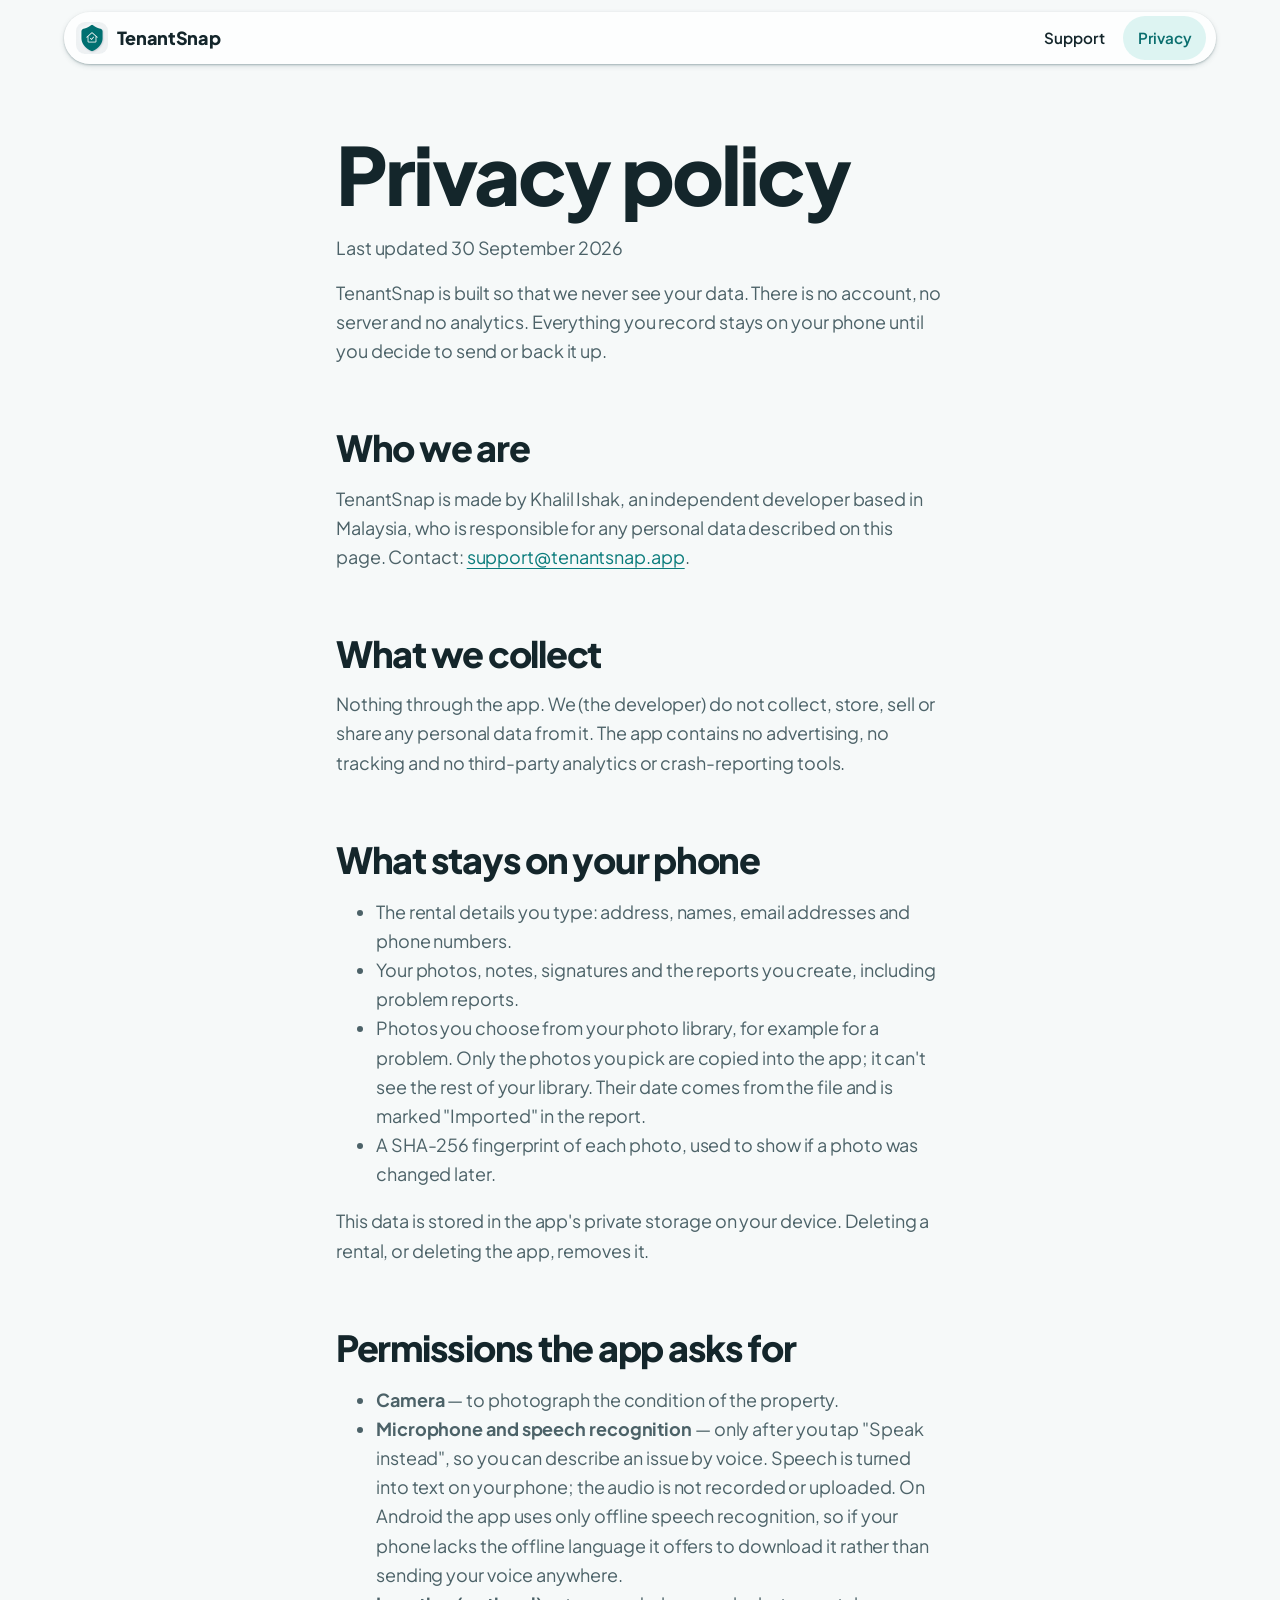
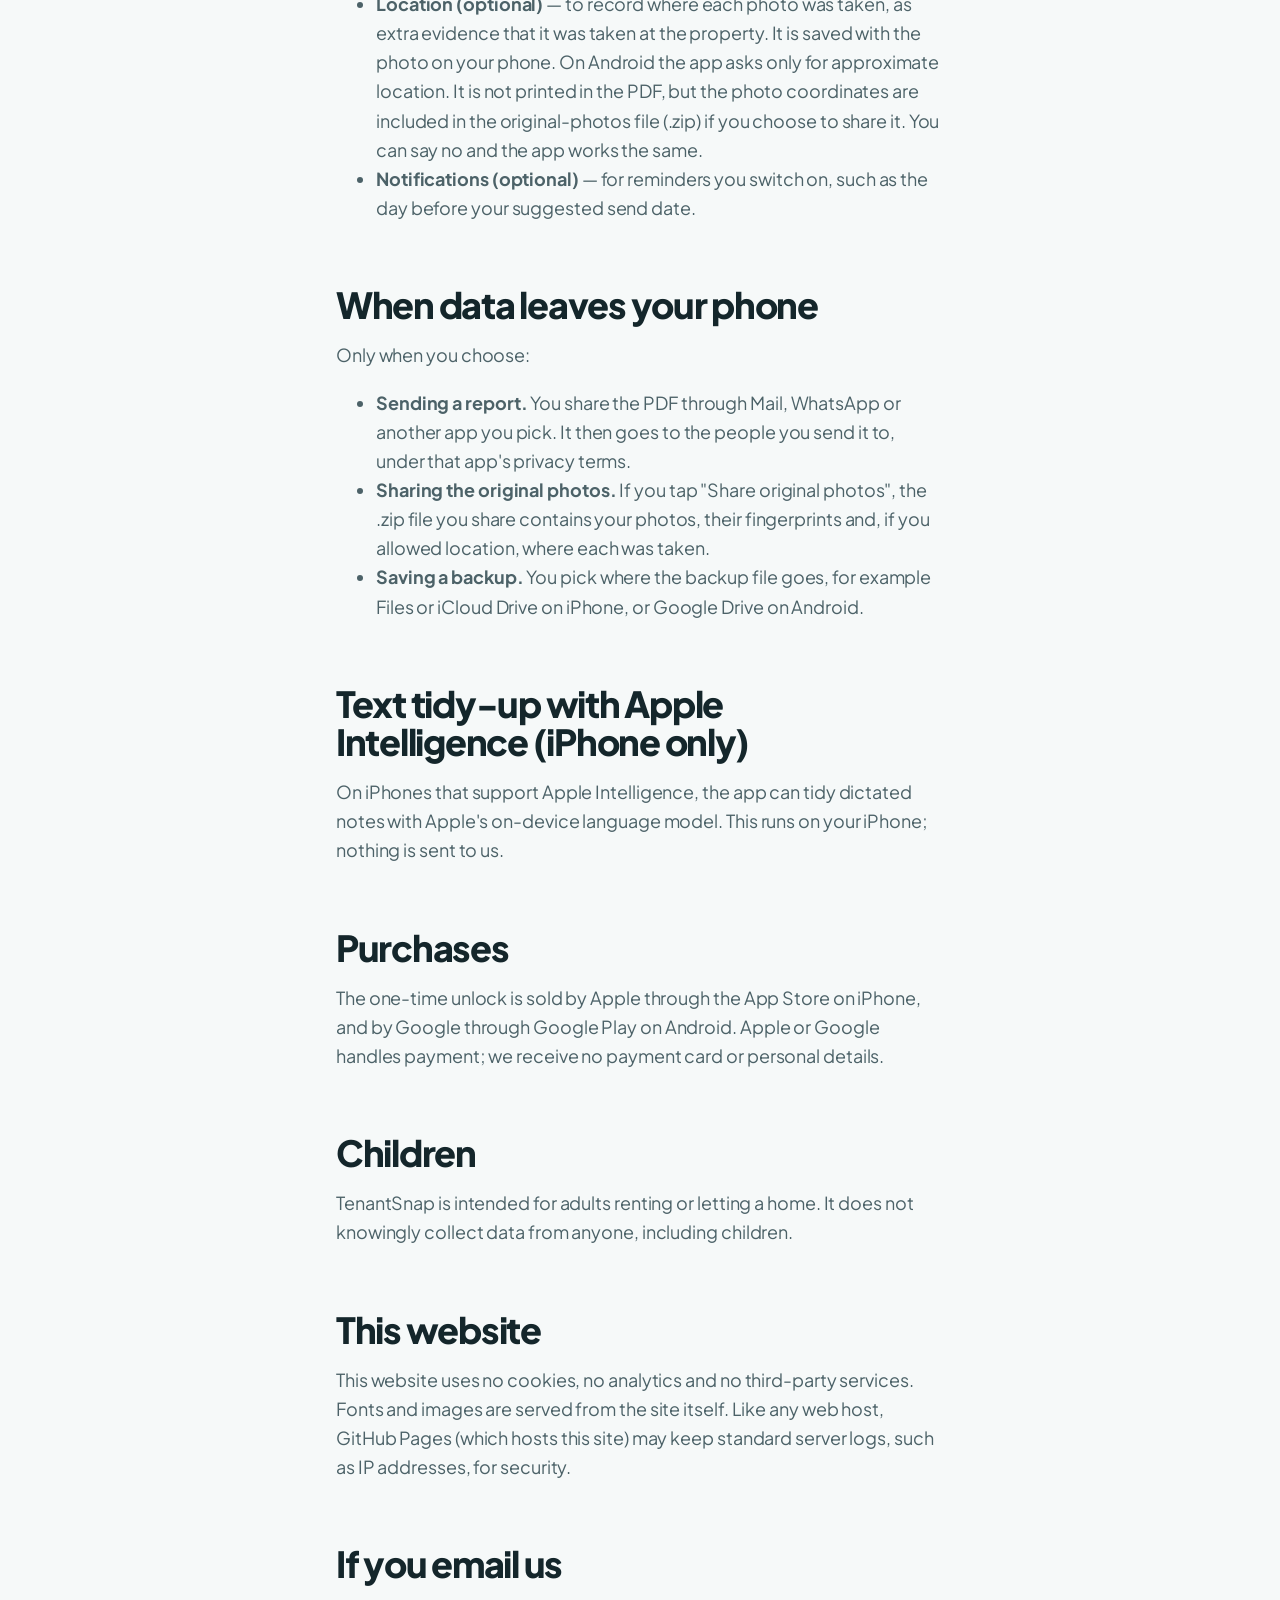
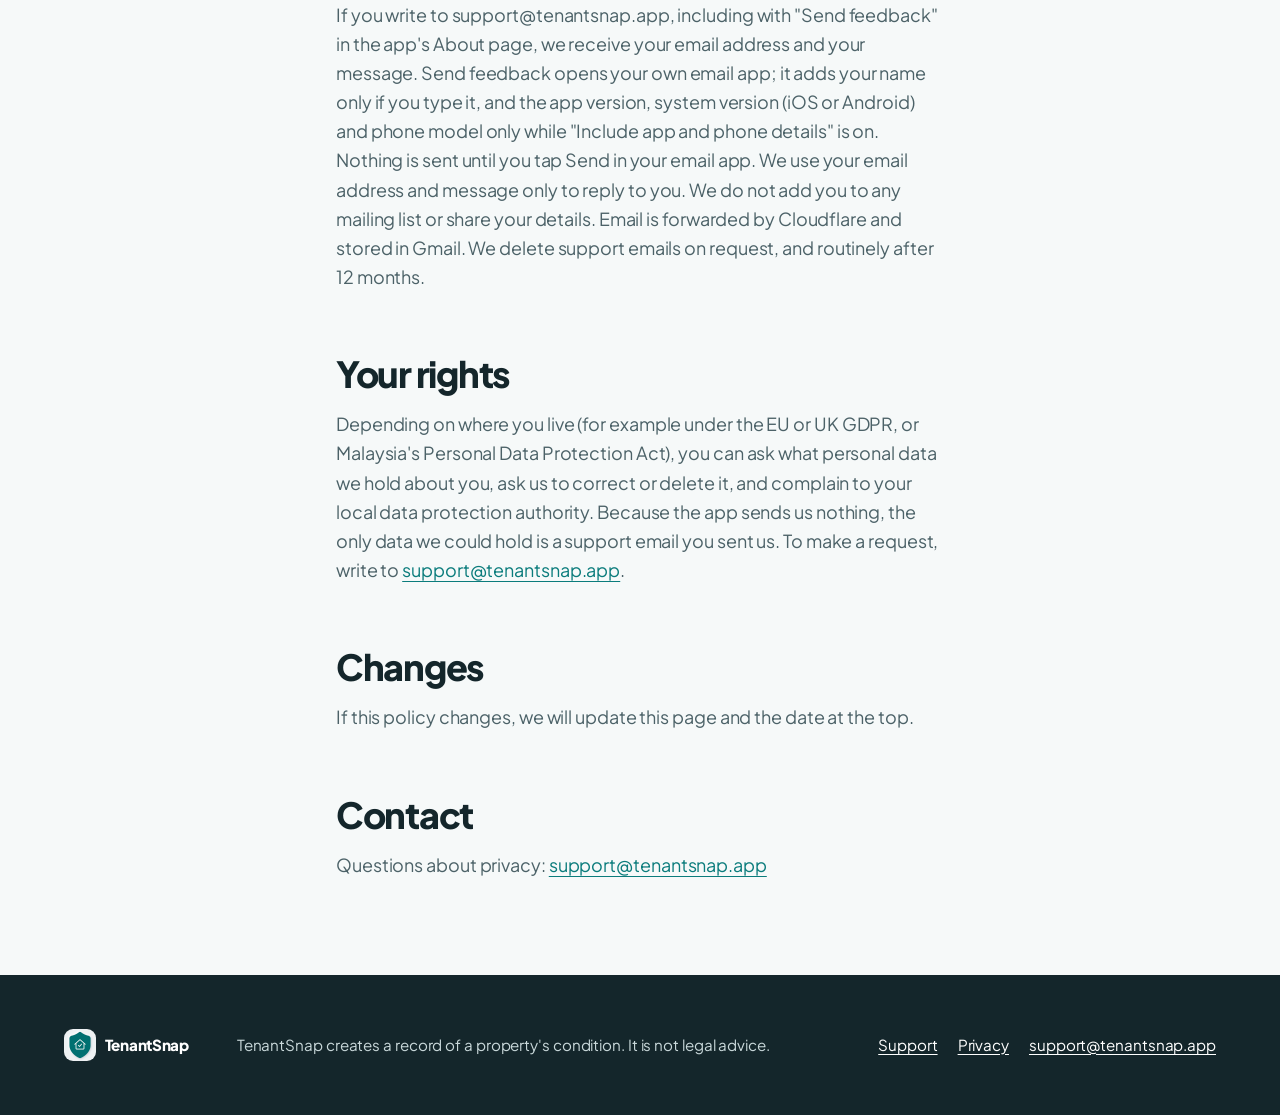
<file: privacy.html>
<!doctype html>
<html lang="en">
<head>
  <meta charset="utf-8">
  <meta name="viewport" content="width=device-width, initial-scale=1">
  <title>Privacy policy — TenantSnap</title>
  <meta name="description" content="TenantSnap collects no personal data. Everything you record stays on your phone.">
  <link rel="icon" href="icon.png">
  <link rel="preload" href="fonts/plus-jakarta-sans-400.woff2" as="font" type="font/woff2" crossorigin>
  <link rel="stylesheet" href="js/scrollcraft.css?v=2026-10-11">
  <link rel="stylesheet" href="style.css?v=2026-10-11">
</head>
<body>
  <header class="site-header">
    <a class="brand" href="./"><img src="icon.png" alt="" width="32" height="32">TenantSnap</a>
    <nav class="site-nav" aria-label="Site">
      <a href="support.html">Support</a>
      <a href="privacy.html" aria-current="page">Privacy</a>
    </nav>
  </header>

  <main class="doc">
    <h1>Privacy policy</h1>
    <p class="updated">Last updated 30 September 2026</p>

    <p>TenantSnap is built so that we never see your data. There is no account, no server and no analytics. Everything you record stays on your phone until you decide to send or back it up.</p>

    <h2>Who we are</h2>
    <p>TenantSnap is made by Khalil Ishak, an independent developer based in Malaysia, who is responsible for any personal data described on this page. Contact: <a href="mailto:support@tenantsnap.app">support@tenantsnap.app</a>.</p>

    <h2>What we collect</h2>
    <p>Nothing through the app. We (the developer) do not collect, store, sell or share any personal data from it. The app contains no advertising, no tracking and no third-party analytics or crash-reporting tools.</p>

    <h2>What stays on your phone</h2>
    <ul>
      <li>The rental details you type: address, names, email addresses and phone numbers.</li>
      <li>Your photos, notes, signatures and the reports you create, including problem reports.</li>
      <li>Photos you choose from your photo library, for example for a problem. Only the photos you pick are copied into the app; it can't see the rest of your library. Their date comes from the file and is marked "Imported" in the report.</li>
      <li>A SHA-256 fingerprint of each photo, used to show if a photo was changed later.</li>
    </ul>
    <p>This data is stored in the app's private storage on your device. Deleting a rental, or deleting the app, removes it.</p>

    <h2>Permissions the app asks for</h2>
    <ul>
      <li><strong>Camera</strong> — to photograph the condition of the property.</li>
      <li><strong>Microphone and speech recognition</strong> — only after you tap "Speak instead", so you can describe an issue by voice. Speech is turned into text on your phone; the audio is not recorded or uploaded. On Android the app uses only offline speech recognition, so if your phone lacks the offline language it offers to download it rather than sending your voice anywhere.</li>
      <li><strong>Location (optional)</strong> — to record where each photo was taken, as extra evidence that it was taken at the property. It is saved with the photo on your phone. On Android the app asks only for approximate location. It is not printed in the PDF, but the photo coordinates are included in the original-photos file (.zip) if you choose to share it. You can say no and the app works the same.</li>
      <li><strong>Notifications (optional)</strong> — for reminders you switch on, such as the day before your suggested send date.</li>
    </ul>

    <h2>When data leaves your phone</h2>
    <p>Only when you choose:</p>
    <ul>
      <li><strong>Sending a report.</strong> You share the PDF through Mail, WhatsApp or another app you pick. It then goes to the people you send it to, under that app's privacy terms.</li>
      <li><strong>Sharing the original photos.</strong> If you tap "Share original photos", the .zip file you share contains your photos, their fingerprints and, if you allowed location, where each was taken.</li>
      <li><strong>Saving a backup.</strong> You pick where the backup file goes, for example Files or iCloud Drive on iPhone, or Google Drive on Android.</li>
    </ul>

    <h2>Text tidy-up with Apple Intelligence (iPhone only)</h2>
    <p>On iPhones that support Apple Intelligence, the app can tidy dictated notes with Apple's on-device language model. This runs on your iPhone; nothing is sent to us.</p>

    <h2>Purchases</h2>
    <p>The one-time unlock is sold by Apple through the App Store on iPhone, and by Google through Google Play on Android. Apple or Google handles payment; we receive no payment card or personal details.</p>

    <h2>Children</h2>
    <p>TenantSnap is intended for adults renting or letting a home. It does not knowingly collect data from anyone, including children.</p>

    <h2>This website</h2>
    <p>This website uses no cookies, no analytics and no third-party services. Fonts and images are served from the site itself. Like any web host, GitHub Pages (which hosts this site) may keep standard server logs, such as IP addresses, for security.</p>

    <h2>If you email us</h2>
    <p>If you write to support@tenantsnap.app, including with "Send feedback" in the app's About page, we receive your email address and your message. Send feedback opens your own email app; it adds your name only if you type it, and the app version, system version (iOS or Android) and phone model only while "Include app and phone details" is on. Nothing is sent until you tap Send in your email app. We use your email address and message only to reply to you. We do not add you to any mailing list or share your details. Email is forwarded by Cloudflare and stored in Gmail. We delete support emails on request, and routinely after 12 months.</p>

    <h2>Your rights</h2>
    <p>Depending on where you live (for example under the EU or UK GDPR, or Malaysia's Personal Data Protection Act), you can ask what personal data we hold about you, ask us to correct or delete it, and complain to your local data protection authority. Because the app sends us nothing, the only data we could hold is a support email you sent us. To make a request, write to <a href="mailto:support@tenantsnap.app">support@tenantsnap.app</a>.</p>

    <h2>Changes</h2>
    <p>If this policy changes, we will update this page and the date at the top.</p>

    <h2>Contact</h2>
    <p>Questions about privacy: <a href="mailto:support@tenantsnap.app">support@tenantsnap.app</a></p>
  </main>

  <footer class="site-footer">
    <div class="sc-wrap footer-inner">
      <a class="brand" href="./"><img src="icon.png" alt="" width="28" height="28">TenantSnap</a>
      <p>TenantSnap creates a record of a property's condition. It is not legal advice.</p>
      <nav aria-label="Footer">
        <a href="support.html">Support</a>
        <a href="privacy.html">Privacy</a>
        <a href="mailto:support@tenantsnap.app">support@tenantsnap.app</a>
      </nav>
    </div>
  </footer>
</body>
</html>
</file>
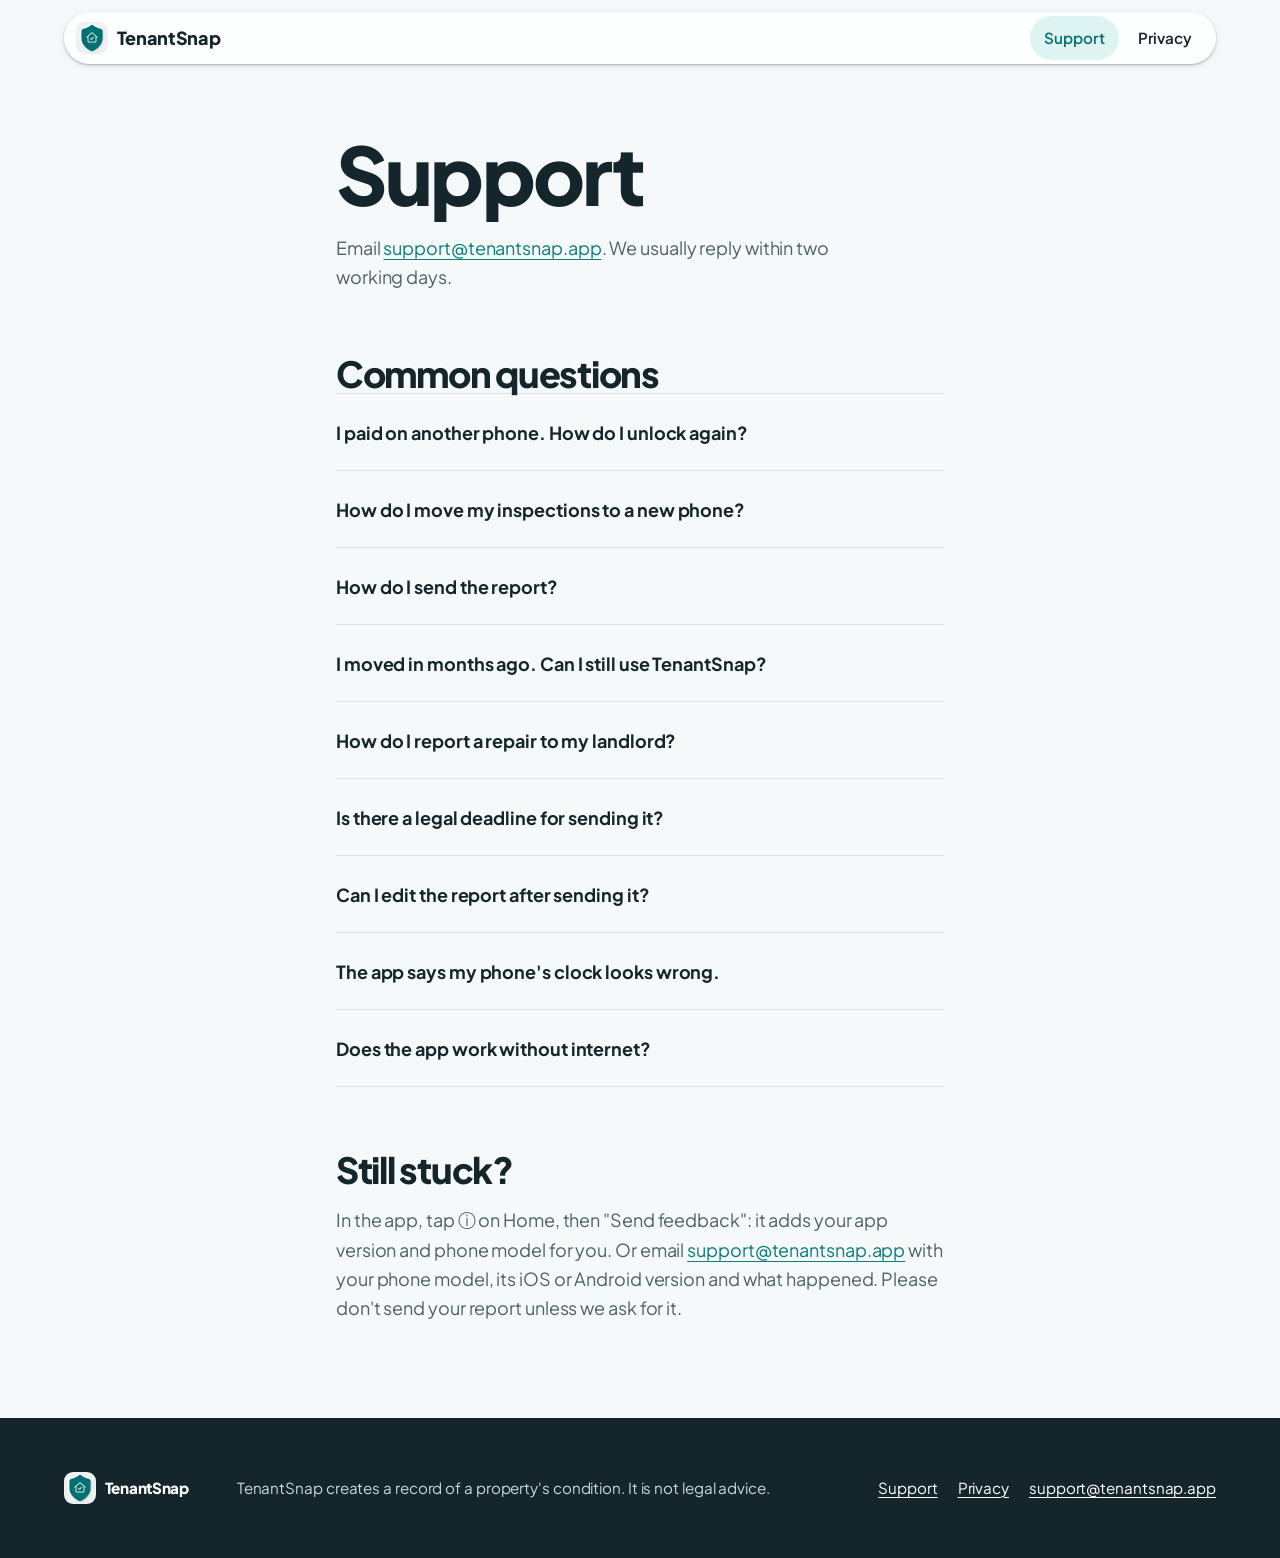
<file: support.html>
<!doctype html>
<html lang="en">
<head>
  <meta charset="utf-8">
  <meta name="viewport" content="width=device-width, initial-scale=1">
  <title>Support — TenantSnap</title>
  <meta name="description" content="Help with TenantSnap: purchases, backups, sending reports and moving to a new phone.">
  <link rel="icon" href="icon.png">
  <link rel="preload" href="fonts/plus-jakarta-sans-400.woff2" as="font" type="font/woff2" crossorigin>
  <link rel="stylesheet" href="js/scrollcraft.css?v=2026-10-11">
  <link rel="stylesheet" href="style.css?v=2026-10-11">
</head>
<body>
  <header class="site-header">
    <a class="brand" href="./"><img src="icon.png" alt="" width="32" height="32">TenantSnap</a>
    <nav class="site-nav" aria-label="Site">
      <a href="support.html" aria-current="page">Support</a>
      <a href="privacy.html">Privacy</a>
    </nav>
  </header>

  <main class="doc">
    <h1>Support</h1>
    <p class="updated">Email <a href="mailto:support@tenantsnap.app">support@tenantsnap.app</a>. We usually reply within two working days.</p>

    <h2>Common questions</h2>

    <details>
      <summary>I paid on another phone. How do I unlock again?</summary>
      <p>Open a report, tap Preview, then tap "Restore purchase". On iPhone, use the same Apple ID you bought with; on Android, the same Google account. A purchase on iPhone does not unlock the Android app, or the other way round, because Apple and Google sell them separately.</p>
    </details>

    <details>
      <summary>How do I move my inspections to a new phone?</summary>
      <p>On the old phone, open My rentals and save a backup: to Files or iCloud Drive on iPhone, to Google Drive or a folder on Android. On the new phone, open My rentals and tap "Restore from a backup". A backup made on iPhone also restores on Android, and the other way round. The backup checks every photo's fingerprint as it restores.</p>
    </details>

    <details>
      <summary>How do I send the report?</summary>
      <p>After signing, open Report, preview and export. The Send screen gives you three ways:</p>
      <ol>
        <li><strong>Email</strong> opens your email app with the report attached. Email is best: your sent email gives the report an independent date.</li>
        <li><strong>Share</strong> sends it with WhatsApp, Messages, Gmail, AirDrop (iPhone) or another app.</li>
        <li><strong>Save PDF</strong> (called "Save PDF to Files" on iPhone) keeps a copy so you can send it yourself later, from any app or on paper.</li>
      </ol>
      <p>Email and Share log the date and time as sent by themselves. If you saved it or sent it another way, tap "I sent it" once you have. Until a report is logged as sent, Home reminds you to send it.</p>
    </details>

    <details>
      <summary>I moved in months ago. Can I still use TenantSnap?</summary>
      <p>Yes. When you set up the rental, choose "Already living here". The app makes a condition check: a dated record of the home as it is today. It is clearly labelled as a condition check, not a move-in report, and your move-out is compared with it.</p>
    </details>

    <details>
      <summary>How do I report a repair to my landlord?</summary>
      <p>On Home, tap "Report a problem", add the area (for example Kitchen), then add the problem with photos (as many angles as you need), how urgent it is and when you noticed it. Send the problem report like any other report. Later, open the problem and tap "Add update" if it is still not fixed or got worse, or "Mark as fixed" when it is repaired, then tap "Send update". The update lists every problem with the date you reported it and whether it is fixed or still open. The report you sent before never changes. Every problem appears in your move-out report.</p>
    </details>

    <details>
      <summary>Is there a legal deadline for sending it?</summary>
      <p>It depends on where you live. In New South Wales and Queensland, tenants return the condition report within 7 days; in Victoria, within 5 business days. Elsewhere, send it in your first week: the sooner you send it, the stronger your record. TenantSnap is not legal advice; check your local tenancy authority.</p>
    </details>

    <details>
      <summary>Can I edit the report after sending it?</summary>
      <p>The report you sent stays as it was. You can edit your rental's details, or tap the camera, choose "Add to report" and pick the room to add a photo you missed. Home then shows "Send updated report": export and send the new version. Every photo keeps the date it was taken, so the new PDF shows exactly what was added later.</p>
    </details>

    <details>
      <summary>The app says my phone's clock looks wrong.</summary>
      <p>Photos are dated by your phone's clock. On iPhone, open Settings, General, Date &amp; Time and switch on "Set Automatically". On Android, open Settings, search for "Date &amp; time" and switch on automatic date and time.</p>
    </details>

    <details>
      <summary>Does the app work without internet?</summary>
      <p>Yes. Inspecting, dictating and creating the PDF all work offline. You only need a connection to send the report or to buy the unlock.</p>
    </details>

    <h2>Still stuck?</h2>
    <p>In the app, tap ⓘ on Home, then "Send feedback": it adds your app version and phone model for you. Or email <a href="mailto:support@tenantsnap.app">support@tenantsnap.app</a> with your phone model, its iOS or Android version and what happened. Please don't send your report unless we ask for it.</p>
  </main>

  <footer class="site-footer">
    <div class="sc-wrap footer-inner">
      <a class="brand" href="./"><img src="icon.png" alt="" width="28" height="28">TenantSnap</a>
      <p>TenantSnap creates a record of a property's condition. It is not legal advice.</p>
      <nav aria-label="Footer">
        <a href="support.html">Support</a>
        <a href="privacy.html">Privacy</a>
        <a href="mailto:support@tenantsnap.app">support@tenantsnap.app</a>
      </nav>
    </div>
  </footer>
</body>
</html>
</file>
<file: js/scrollcraft.css>
/* ============================================================================
   scrollcraft.css: the taste floor
   ----------------------------------------------------------------------------
   Two layers, and the split matters:

     TOKENS   what you override per brand. Colour roles, the type ramp, the
              spacing scale, elevation, motion. A brand is ~12 values.
     DEVICES  what the engine drives. Do not restyle these to taste; they are
              the mechanism. Style your own markup instead.

   Nothing here draws a "component". There are no card, badge, or pill classes,
   because a stylesheet that ships those is how every page built on it ends up
   with the same shapes. You get a floor and a vocabulary; the composition is
   yours.
   ========================================================================== */

/* ---------------------------------------------------------------- tokens -- */
:root {
  /* --- colour roles. Override these six and the page is rebranded. -------- */
  --sc-canvas:      #08090b;   /* the page ground. Drift interpolates this.   */
  --sc-surface:     #101217;   /* anything raised off the ground             */
  --sc-ink:         #f4f2ef;   /* primary text                               */
  --sc-ink-soft:    #9a9ba1;   /* secondary text. Tinted, never flat gray.   */
  --sc-accent:      #d8ff3e;   /* ONE accent. It owns a region, not confetti. */
  --sc-accent-ink:  #08090b;   /* text that sits on the accent               */

  --sc-hairline:    color-mix(in oklab, var(--sc-ink) 12%, transparent);
  --sc-hairline-strong: color-mix(in oklab, var(--sc-ink) 22%, transparent);

  /* --- type. Two families max. Display carries voice, text carries prose. - */
  --sc-font-display: "Instrument Sans", "Geist", system-ui, sans-serif;
  --sc-font-text:    "Geist", system-ui, sans-serif;
  --sc-font-mono:    "Geist Mono", ui-monospace, monospace;

  /* Fluid ramp. Tracking tightens as size grows because a face set at 6rem
     with 0 tracking reads loose; this is optical correction, not decoration. */
  --sc-t-xs:   clamp(0.75rem, 0.72rem + 0.15vw, 0.82rem);
  --sc-t-sm:   clamp(0.875rem, 0.84rem + 0.18vw, 0.95rem);
  --sc-t-base: clamp(1rem, 0.96rem + 0.22vw, 1.125rem);
  --sc-t-lg:   clamp(1.2rem, 1.1rem + 0.5vw, 1.5rem);
  --sc-t-xl:   clamp(1.6rem, 1.35rem + 1.2vw, 2.25rem);
  --sc-t-2xl:  clamp(2.1rem, 1.6rem + 2.4vw, 3.4rem);
  --sc-t-3xl:  clamp(2.8rem, 1.9rem + 4.2vw, 5rem);
  --sc-t-4xl:  clamp(3.4rem, 1.9rem + 6.6vw, 7.5rem);

  --sc-track-tight:  -0.035em;
  --sc-track-snug:   -0.02em;
  --sc-track-normal: -0.005em;
  --sc-track-wide:    0.08em;

  --sc-leading-none: 0.94;
  --sc-leading-tight: 1.06;
  --sc-leading-body: 1.62;

  --sc-measure: 62ch;

  /* --- space. 4px base: the useful middle steps an 8-only scale misses. --- */
  --sc-1: 0.25rem;  --sc-2: 0.5rem;   --sc-3: 0.75rem;  --sc-4: 1rem;
  --sc-5: 1.5rem;   --sc-6: 2rem;     --sc-7: 3rem;     --sc-8: 4rem;
  --sc-9: 6rem;     --sc-10: 8rem;    --sc-11: 12rem;

  /* Section rhythm is fluid so a phone doesn't inherit desktop air. */
  --sc-section: clamp(4.5rem, 9vw, 11rem);
  --sc-gutter:  clamp(1.25rem, 5vw, 5.5rem);
  --sc-maxw:    82rem;

  /* --- radius. Pick one scale for the page and hold it. ------------------- */
  --sc-r-sm: 6px;  --sc-r-md: 12px;  --sc-r-lg: 20px;  --sc-r-pill: 999px;

  /* --- elevation. Every shadow has an offset AND a soft blur, and is tinted
         to the canvas hue. A zero-offset coloured halo is decoration, not
         depth, so there isn't one here. ---------------------------------- */
  --sc-shadow-color: 220 40% 2%;
  --sc-e1: 0 1px 2px hsl(var(--sc-shadow-color) / 0.28),
           0 2px 6px -1px hsl(var(--sc-shadow-color) / 0.20);
  --sc-e2: 0 2px 4px hsl(var(--sc-shadow-color) / 0.24),
           0 8px 18px -4px hsl(var(--sc-shadow-color) / 0.30);
  --sc-e3: 0 4px 8px hsl(var(--sc-shadow-color) / 0.22),
           0 18px 40px -8px hsl(var(--sc-shadow-color) / 0.38),
           0 48px 90px -24px hsl(var(--sc-shadow-color) / 0.30);

  /* Edge light: a 1px top highlight sells a raised surface better than any
     amount of blur, because real raised things catch light on their lip. */
  --sc-edge: inset 0 1px 0 color-mix(in oklab, var(--sc-ink) 10%, transparent);

  /* --- motion. Built-in CSS easings are too weak for UI. ------------------ */
  --sc-ease-out:    cubic-bezier(0.23, 1, 0.32, 1);
  --sc-ease-in-out: cubic-bezier(0.77, 0, 0.175, 1);
  --sc-ease-drawer: cubic-bezier(0.32, 0.72, 0, 1);
  --sc-d-fast: 160ms;  --sc-d-base: 240ms;  --sc-d-slow: 420ms;

  --sc-z-stage: 1; --sc-z-copy: 20; --sc-z-chrome: 60;
}

/* --------------------------------------------------------------- reset -- */
*, *::before, *::after { box-sizing: border-box; }
html { -webkit-text-size-adjust: 100%; scroll-behavior: smooth; }
@media (prefers-reduced-motion: reduce) { html { scroll-behavior: auto; } }

body {
  margin: 0;
  background: var(--sc-canvas);
  color: var(--sc-ink);
  font-family: var(--sc-font-text);
  font-size: var(--sc-t-base);
  line-height: var(--sc-leading-body);
  letter-spacing: var(--sc-track-normal);
  -webkit-font-smoothing: antialiased;
  text-rendering: optimizeLegibility;
  font-synthesis-weight: none;
  overflow-x: clip;
}
img, video, canvas, svg { display: block; max-width: 100%; }
button, input, select, textarea { font: inherit; color: inherit; }

/* ------------------------------------------------- the browser surfaces --
   The parts you did not draw still carry the design. Selection, caret, focus
   ring, scrollbar and tabular numerals all ship with defaults that belong to no
   design system. Theming them is the cheapest signal that a page was built
   rather than assembled, and it is the step that gets skipped most reliably. */
::selection { background: var(--sc-accent); color: var(--sc-accent-ink); }
:root { caret-color: var(--sc-accent); accent-color: var(--sc-accent); }
:focus-visible {
  outline: 2px solid var(--sc-accent);
  outline-offset: 3px;
  border-radius: var(--sc-r-sm);
}
:where(a) { color: inherit; text-decoration-thickness: 1px; text-underline-offset: 0.22em; }
@supports (scrollbar-color: auto) {
  html { scrollbar-color: color-mix(in oklab, var(--sc-ink) 26%, transparent) transparent; scrollbar-width: thin; }
}
:where(table, .sc-nums, [data-sc-count]) { font-variant-numeric: tabular-nums; }

/* ----------------------------------------------------------- typography -- */
.sc-display {
  font-family: var(--sc-font-display);
  font-weight: 500;
  line-height: var(--sc-leading-none);
  letter-spacing: var(--sc-track-tight);
  text-wrap: balance;
  margin: 0;
}
.sc-display--xl { font-size: var(--sc-t-4xl); }
.sc-display--lg { font-size: var(--sc-t-3xl); }
.sc-display--md { font-size: var(--sc-t-2xl); letter-spacing: var(--sc-track-snug); }
.sc-lede {
  font-size: var(--sc-t-lg);
  line-height: 1.44;
  letter-spacing: var(--sc-track-snug);
  color: var(--sc-ink);
  max-width: 46ch;
  text-wrap: pretty;
  margin: 0;
}
.sc-body { max-width: var(--sc-measure); color: var(--sc-ink-soft); text-wrap: pretty; margin: 0; }
.sc-label {
  font-family: var(--sc-font-mono);
  font-size: var(--sc-t-xs);
  letter-spacing: var(--sc-track-wide);
  text-transform: uppercase;
  color: var(--sc-ink-soft);
}

/* ---------------------------------------------------------------- layout -- */
.sc-wrap { width: 100%; max-width: var(--sc-maxw); margin-inline: auto; padding-inline: var(--sc-gutter); }
.sc-section { padding-block: var(--sc-section); }
/* More space above a heading than below it: the gap belongs to the boundary,
   not to the pair. */
.sc-stack > * + * { margin-top: var(--sc-4); }
.sc-stack > :is(h1,h2,h3) { margin-top: var(--sc-7); }
.sc-stack > :is(h1,h2,h3):first-child { margin-top: 0; }
.sc-rule { height: 1px; border: 0; background: var(--sc-hairline); margin: 0; }

/* =============================================================== DEVICES ==
   Driven by the engine. Restyle your own markup, not these.                */

.sc-act--pinned { position: relative; }
.sc-stage {
  position: sticky; top: 0;
  height: 100vh; height: 100svh;
  overflow: clip;
  z-index: var(--sc-z-stage);
}

/* scrub / sequence media */
.sc-stage :is(video[data-sc-scrub], canvas[data-sc-sequence], .sc-stage__poster) {
  position: absolute; inset: 0;
  width: 100%; height: 100%;
  object-fit: cover;
}
video[data-sc-scrub] { opacity: 0; transition: opacity 380ms var(--sc-ease-out); }
.sc-has-clip video[data-sc-scrub] { opacity: 1; }
/* The poster is a live frame-holder, not a placeholder: it stays up until a
   real video frame has painted, which is what stops the blank-stage flash. */
.sc-stage__poster { z-index: 0; transition: opacity 380ms var(--sc-ease-out); }
.sc-has-clip .sc-stage__poster { opacity: 0; }

/* A scrim only where text sits. A full-frame darkening layer flattens the
   image everywhere to fix contrast in one corner. */
.sc-scrim {
  position: absolute; inset: 0; pointer-events: none; z-index: 1;
  background: linear-gradient(
    var(--sc-scrim-angle, 180deg),
    color-mix(in oklab, var(--sc-canvas) var(--sc-scrim-a, 78%), transparent) 0%,
    color-mix(in oklab, var(--sc-canvas) 30%, transparent) 42%,
    transparent 68%);
}
/* Point the scrim at the copy. A scrim gradient that darkens the top while the
   copy sits at the bottom fixes contrast nowhere and flattens the image
   everywhere, which is the most common way text-over-video goes wrong. */
.sc-scrim--bottom { --sc-scrim-angle: 0deg; }
.sc-scrim--left   { --sc-scrim-angle: 90deg; }
.sc-scrim--right  { --sc-scrim-angle: 270deg; }

/* Corner scrims, for copy anchored to a corner. An edge gradient has to darken
   a whole band across the frame to cover one corner; a corner gradient puts the
   density where the text is and leaves the rest of the image alone. Pair with
   .sc-copy--lead / .sc-copy--trail. */
.sc-scrim--lead {
  background: linear-gradient(to top right,
    color-mix(in oklab, var(--sc-canvas) 94%, transparent) 0%,
    color-mix(in oklab, var(--sc-canvas) 72%, transparent) 30%,
    color-mix(in oklab, var(--sc-canvas) 30%, transparent) 52%,
    transparent 72%);
}
.sc-scrim--trail {
  background: linear-gradient(to top left,
    color-mix(in oklab, var(--sc-canvas) 94%, transparent) 0%,
    color-mix(in oklab, var(--sc-canvas) 72%, transparent) 30%,
    color-mix(in oklab, var(--sc-canvas) 30%, transparent) 52%,
    transparent 72%);
}
/* A band across the bottom, for copy that spans the full width of the frame.
   That is what both corner anchors become below 860px, and it is also the right
   shape whenever the copy block is wider than a corner. */
.sc-scrim--band {
  background: linear-gradient(to top,
    color-mix(in oklab, var(--sc-canvas) 94%, transparent) 0%,
    color-mix(in oklab, var(--sc-canvas) 74%, transparent) 22%,
    color-mix(in oklab, var(--sc-canvas) 30%, transparent) 42%,
    transparent 58%);
}
.sc-scrim--vignette {
  background: radial-gradient(120% 90% at 50% 45%, transparent 40%,
              color-mix(in oklab, var(--sc-canvas) 70%, transparent) 100%);
}

/* copy over a stage.
   max-width is in rem, never ch. A `ch` on this container resolves against the
   CONTAINER's font-size (body size), not the display size of the heading inside
   it, so `max-width: 20ch` here silently produces a ~180px column and wraps a
   hero headline to six lines. Set a ch measure on the text element itself. */
.sc-copy {
  position: absolute; z-index: var(--sc-z-copy);
  inset-inline: var(--sc-gutter);
  max-width: min(46rem, 76vw);
  will-change: opacity, transform;
}
.sc-copy--lead   { left: var(--sc-gutter); bottom: clamp(3rem, 12vh, 9rem); }
/* inset-inline FIRST. It is the shorthand for left+right, so declaring it after
   `left: 50%` resets left to auto and the block drifts off the left edge. */
.sc-copy--center { inset-inline: auto; left: 50%; top: 50%; translate: -50% -50%; text-align: center; }
.sc-copy--trail  { inset-inline: auto; right: var(--sc-gutter); bottom: clamp(3rem, 12vh, 9rem); text-align: right; }

/* cue defaults: the engine writes opacity/transform inline, these are the
   pre-paint state so nothing flashes before the first read() */
[data-sc-cue] { opacity: 0; will-change: opacity, transform; }
.sc-ready [data-sc-cue] { transition: none; }

/* kinetic split */
.sc-split { display: inline-block; overflow: hidden; vertical-align: top; }
/* Descenders live below the baseline; a line mask clipped to the line box eats
   the tails off g, y, p, j. The padding buys them room back. */
.sc-split--line { display: block; padding-bottom: 0.14em; margin-bottom: -0.14em; }
.sc-split__i { display: inline-block; will-change: transform, opacity; }
.sc-is-split { opacity: 1 !important; }

/* horizontal rail */
[data-sc-pan] { display: flex; will-change: transform; }

/* reveal + parallax */
[data-sc-reveal] { will-change: clip-path; }
[data-sc-parallax] { will-change: transform; }

/* flow reveal (fires once) */
[data-sc-in], [data-sc-stagger] > * {
  opacity: 0;
  transform: translate3d(0, 14px, 0);
  transition: opacity 620ms var(--sc-ease-out), transform 620ms var(--sc-ease-out);
}
[data-sc-in].sc-in, [data-sc-stagger] > .sc-in { opacity: 1; transform: none; }

/* pointer devices */
[data-sc-tilt] { transform-style: preserve-3d; will-change: transform; }
[data-sc-magnet] { will-change: transform; }
/* isolation always; position only if nothing more specific already set it.
   Written with :where() (zero specificity) on purpose: a plain `position:
   relative` here has the same weight as `.sc-stage` and, being later in the
   file, silently wins. A stage carrying both attributes then stops being
   sticky and the whole act scrolls away instead of pinning. */
[data-sc-spotlight] { isolation: isolate; }
:where([data-sc-spotlight]) { position: relative; }
[data-sc-spotlight]::after {
  content: ""; position: absolute; inset: 0; pointer-events: none; z-index: 2;
  background: radial-gradient(
    28rem 28rem at calc(var(--sc-mx, 0.5) * 100%) calc(var(--sc-my, 0.5) * 100%),
    color-mix(in oklab, var(--sc-accent) 16%, transparent), transparent 70%);
  opacity: 0; transition: opacity var(--sc-d-slow) var(--sc-ease-out);
}
[data-sc-spotlight]:hover::after { opacity: 1; }

/* =========================================================== WORLDFLIGHT ==
   One fixed stage for the whole page. The only thing in document flow is the
   spacer, and it is empty. If you find yourself adding a section here, you want
   act mode instead: the moment a real block scrolls past the fixed stage, the
   page has a seam again and the whole point is gone.                        */

[data-sc-mode="worldflight"] { position: relative; }

.sc-world {
  position: fixed; inset: 0;
  overflow: clip;
  z-index: var(--sc-z-stage);
  background: var(--sc-canvas);
}

/* Every leg is mounted for the life of the page and stacked in the same box.
   The engine owns opacity, visibility and z-index here; do not set them. */
.sc-world__seg {
  position: absolute; inset: 0;
  opacity: 0;
  will-change: opacity;
}
.sc-world__seg > :is(video, img, canvas) {
  position: absolute; inset: 0;
  width: 100%; height: 100%;
  object-fit: cover;
}
/* The poster is the frame-holder AND the first camera move: the engine pushes
   it in slowly until a real decoded frame is available to replace it. */
.sc-world__poster {
  z-index: 0;
  transform-origin: 50% 50%;
  transition: opacity 420ms var(--sc-ease-out);
}
.sc-world__seg > video { z-index: 1; }
.sc-world__seg.sc-has-clip .sc-world__poster { opacity: 0; }
/* The act stylesheet lights a clip through its ancestor act. A worldflight leg
   has no act, so match the class the engine also writes on the clip itself. */
video[data-sc-scrub].sc-has-clip { opacity: 1; }

/* The copy layer is fixed too, and inert by default: the engine hands
   pointer-events back to a block only while it is actually legible. */
.sc-world__copy {
  position: fixed; inset: 0;
  z-index: var(--sc-z-copy);
  pointer-events: none;
}
.sc-world__scrim { position: absolute; inset: 0; pointer-events: none; z-index: 0; }
[data-sc-copy] {
  opacity: 0;
  pointer-events: none;
  will-change: opacity, transform;
}
.sc-ready [data-sc-copy] { transition: none; }

/* The track. Empty on purpose. */
.sc-world__spacer { pointer-events: none; }

/* scroll progress */
[data-sc-progress] {
  position: fixed; inset: 0 0 auto 0; height: 2px; z-index: var(--sc-z-chrome);
  background: var(--sc-accent); transform-origin: 0 50%; transform: scaleX(0);
  will-change: transform;
}

/* ----------------------------------------------------------- atmosphere --
   Depth is not only shadow. Grain keeps a flat dark ground from banding, and
   it is the difference between "a dark page" and "a lit room". */
.sc-grain { position: fixed; inset: 0; pointer-events: none; z-index: 3; opacity: 0.045; }
.sc-grain::before {
  content: ""; position: absolute; inset: -50%;
  background-image: url("data:image/svg+xml;utf8,<svg xmlns='http://www.w3.org/2000/svg' width='140' height='140'><filter id='n'><feTurbulence type='fractalNoise' baseFrequency='0.85' numOctaves='3'/></filter><rect width='140' height='140' filter='url(%23n)'/></svg>");
}

/* -------------------------------------------------------- reduced motion -- */
@media (prefers-reduced-motion: reduce) {
  /* Fewer and gentler, not zero. Opacity still carries the reveal so the page
     is comprehensible; every position change is dropped. */
  [data-sc-in], [data-sc-stagger] > * { transform: none; transition-duration: 220ms; }
  [data-sc-parallax], [data-sc-pan], .sc-split__i { transform: none !important; }
  /* A wipe is a position change too. Show reveal content settled. */
  [data-sc-reveal] { clip-path: none !important; }
  /* A rail's transform IS its navigation, not decoration. Zeroing it the way
     parallax and kinetic type are zeroed parks the act on its first screenful
     and makes everything past the fold unreachable: a device degrading into
     missing content. Hand the travel back to the reader as an ordinary scroll
     region instead, so the same items are all still gettable without motion.
     A build that would rather re-lay the rail out as a grid can still do that;
     this is the floor, not the ceiling. */
  [data-sc-act="pan"] .sc-stage,
  [data-sc-act="pan"] [data-sc-stage] {
    overflow-x: auto; overflow-y: hidden;
    overscroll-behavior-x: contain;
    scroll-snap-type: x proximity;
  }
  [data-sc-pan] > * { scroll-snap-align: center; }
  [data-sc-spotlight]::after { display: none; }
  /* A worldflight keeps its whole story here. No clip is ever fetched, so the
     posters are the film, and they cross-dissolve through exactly the same
     seams at exactly the same scroll positions. The push-in and the copy drift
     are the only things that go. */
  .sc-world__poster, [data-sc-copy] { transform: none !important; }
}

/* --------------------------------------------------------------- mobile -- */
@media (max-width: 860px) {
  .sc-copy { inset-inline: var(--sc-gutter); max-width: none; }
  .sc-copy--trail { text-align: left; }
  .sc-stage { height: 100svh; }
  /* .sc-copy--trail re-anchors to the left and spans the full width here, so a
     bottom-RIGHT corner gradient darkens the one corner the copy just left and
     guarantees a contrast failure over any bright clip. Point the density at
     the copy: the same band .sc-scrim--band paints. */
  .sc-scrim--trail {
    background: linear-gradient(to top,
      color-mix(in oklab, var(--sc-canvas) 94%, transparent) 0%,
      color-mix(in oklab, var(--sc-canvas) 74%, transparent) 22%,
      color-mix(in oklab, var(--sc-canvas) 30%, transparent) 42%,
      transparent 58%);
  }
}
</file>
<file: style.css>
/* TenantSnap website. Loads after js/scrollcraft.css (reset, type ramp, scroll devices). */

@font-face { font-family: "Plus Jakarta Sans"; src: url(fonts/plus-jakarta-sans-400.woff2) format("woff2"); font-weight: 400; font-display: swap; }
@font-face { font-family: "Plus Jakarta Sans"; src: url(fonts/plus-jakarta-sans-600.woff2) format("woff2"); font-weight: 600; font-display: swap; }
@font-face { font-family: "Plus Jakarta Sans"; src: url(fonts/plus-jakarta-sans-700.woff2) format("woff2"); font-weight: 700; font-display: swap; }
@font-face { font-family: "Plus Jakarta Sans"; src: url(fonts/plus-jakarta-sans-800.woff2) format("woff2"); font-weight: 800; font-display: swap; }

:root {
  --sc-canvas: #F6F9F9;
  --sc-surface: #FFFFFF;
  --sc-ink: #14262B;
  --sc-ink-soft: #4C6268;
  --sc-accent: #0B7C7C;
  --sc-accent-ink: #FFFFFF;
  --aqua: #2EC4C0;
  --mint: #DDF4F2;
  --teal-deep: #0A6E6E;
  --sc-font-display: "Plus Jakarta Sans", system-ui, sans-serif;
  --sc-font-text: "Plus Jakarta Sans", system-ui, sans-serif;
  --sc-font-mono: ui-monospace, "SF Mono", Menlo, monospace;
  --sc-shadow-color: 190 45% 18%;
  --r-img: 22px;
  --header-h: 4.25rem;
}

h1, h2, h3 { font-weight: 800; letter-spacing: var(--sc-track-tight); line-height: var(--sc-leading-tight); text-wrap: balance; margin: 0; }
p { margin: 0; text-wrap: pretty; }
a { color: var(--sc-accent); }
a:hover { color: var(--teal-deep); }

/* ---------------------------------------------------------------- header -- */
.site-header {
  position: fixed; z-index: var(--sc-z-chrome); top: 0.75rem; left: var(--sc-gutter); right: var(--sc-gutter);
  height: 3.25rem; display: flex; align-items: center; justify-content: space-between; gap: 1rem;
  padding: 0 0.6rem 0 0.75rem; border-radius: var(--sc-r-pill);
  background: color-mix(in oklab, #fff 78%, transparent);
  backdrop-filter: blur(14px) saturate(1.4); -webkit-backdrop-filter: blur(14px) saturate(1.4);
  box-shadow: var(--sc-e1);
}
.brand { display: inline-flex; align-items: center; gap: 0.55rem; font-weight: 800; color: var(--sc-ink); text-decoration: none; letter-spacing: var(--sc-track-snug); }
.brand img { width: 32px; height: 32px; border-radius: 9px; }
.site-nav { display: flex; gap: 0.25rem; }
.site-nav a { color: var(--sc-ink); text-decoration: none; font-weight: 600; font-size: var(--sc-t-sm); padding: 0.6rem 0.9rem; border-radius: var(--sc-r-pill); min-height: 44px; display: inline-flex; align-items: center; }
.site-nav a:hover, .site-nav a[aria-current="page"] { background: var(--mint); color: var(--teal-deep); }

/* --------------------------------------------------------- store badges -- */
.badges { display: flex; flex-wrap: wrap; gap: 0.6rem; }
.store-badge {
  display: inline-flex; align-items: center; gap: 0.6rem; min-height: 52px; padding: 0.5rem 1.1rem 0.5rem 0.9rem;
  border-radius: 14px; background: var(--sc-ink); color: #fff; font-weight: 700; line-height: 1.1;
  box-shadow: var(--sc-e2);
}
.store-badge svg { width: 24px; height: 24px; fill: currentColor; flex: none; }
.store-badge small { display: block; font-size: 0.7rem; font-weight: 600; opacity: 0.8; letter-spacing: 0; }
.badges--light .store-badge { background: #fff; color: var(--sc-ink); }

/* ------------------------------------------------- story: hero + steps -- */
.story-stage { height: 100svh; overflow: hidden; background: var(--sc-canvas); }
.story-stage > * { position: absolute; }
.silk { inset: 0; }
.silk img { width: 100%; height: 100%; object-fit: cover; transform: scale(1.08) translateY(calc(var(--lift, 0) * -2.5%)); }
.band {
  top: 0; bottom: 0; left: var(--px, 50%); width: clamp(110px, 19vw, 320px); translate: -50% 0;
  background: var(--sc-accent);
}
.wordmark {
  left: 0; right: 0; top: calc(var(--header-h) + 3svh); text-align: center; margin: 0;
  font-weight: 800; font-size: clamp(3.6rem, 16.5vw, 17rem); line-height: 0.8; letter-spacing: -0.055em;
  color: var(--sc-ink);
  opacity: calc(1 - var(--lift, 0));
  transform: translateY(calc(var(--lift, 0) * -5svh)) scale(calc(1 - var(--lift, 0) * 0.05));
}
.arc {
  left: var(--px, 50%); top: 52%; width: min(64svh, 78vw); height: min(64svh, 78vw); translate: -50% -50%;
  opacity: calc(0.9 - var(--lift, 0));
}
.arc circle { fill: none; stroke: var(--aqua); stroke-width: 1.4; stroke-dasharray: 380 223; stroke-dashoffset: 290; stroke-linecap: round; }
.phone3d { inset: 0; width: 100%; height: 100%; }
.phone-flat { display: none; }
.no-webgl .phone3d { display: none; }
.no-webgl .phone-flat { display: block; left: 50%; top: 50%; translate: -50% -50%; height: 62svh; width: auto; border-radius: 28px; box-shadow: var(--sc-e3); }

.hero-copy, .hero-side, .steps, .ledger { z-index: var(--sc-z-copy); }
.hero-copy { left: var(--sc-gutter); bottom: clamp(2rem, 7svh, 5rem); width: min(31rem, 32vw); }
.hero-copy h1 { font-size: clamp(2rem, 1.2rem + 2.3vw, 3.5rem); }
.lede { margin-top: var(--sc-4); color: var(--sc-ink-soft); max-width: 36ch; }
.hero-side { right: var(--sc-gutter); bottom: clamp(2rem, 7svh, 5rem); width: min(24rem, 30vw); display: grid; gap: var(--sc-5); justify-items: end; }
.hero-side .badges { justify-content: flex-end; }
.chips { list-style: none; margin: 0; padding: 0; display: flex; flex-wrap: wrap; justify-content: flex-end; gap: 0.5rem 1.1rem; }
.chips li { display: inline-flex; align-items: center; gap: 0.45rem; font-weight: 600; font-size: var(--sc-t-sm); color: var(--sc-ink); }
.chips svg { width: 30px; height: 30px; padding: 6px; border-radius: 50%; background: var(--mint); fill: none; stroke: var(--teal-deep); stroke-width: 1.8; stroke-linecap: round; stroke-linejoin: round; }

.steps { left: var(--sc-gutter); top: 50%; width: min(29rem, 34vw); margin: 0; padding: 0; list-style: none; }
.steps li { position: absolute; left: 0; right: 0; top: 0; translate: 0 -50%; }
.step-n {
  display: inline-grid; place-items: center; width: 2.75rem; height: 2.75rem; border-radius: 50%;
  border: 1.5px solid var(--sc-accent); color: var(--teal-deep); font-weight: 800; margin-bottom: var(--sc-5);
  background: color-mix(in oklab, #fff 70%, transparent);
}
.steps h2 { font-size: var(--sc-t-2xl); }
.steps p { margin-top: var(--sc-4); color: var(--sc-ink-soft); font-size: var(--sc-t-lg); line-height: 1.5; }

/* The snap ledger: one dated tag per step, sample data */
.ledger { right: var(--sc-gutter); top: 50%; translate: 0 -50%; width: min(17.5rem, 22vw); }
.ledger-title { font-size: var(--sc-t-xs); font-weight: 700; color: var(--sc-ink-soft); margin-bottom: var(--sc-3); opacity: 0; transition: opacity 300ms var(--sc-ease-out); }
.ledger:has(li.on) .ledger-title { opacity: 1; }
.ledger ol { list-style: none; margin: 0; padding: 0; display: grid; gap: 0.7rem; }
.ledger li {
  display: grid; gap: 0.1rem; padding: 0.85rem 1rem; border-radius: 16px; background: #fff;
  border-left: 3px solid var(--sc-accent); box-shadow: var(--sc-e2), var(--sc-edge);
  font-size: var(--sc-t-xs); color: var(--sc-ink-soft); line-height: 1.45;
  opacity: 0; transform: translateY(-14px) scale(0.97);
  transition: opacity 360ms var(--sc-ease-out), transform 520ms var(--sc-ease-out);
}
.ledger li.on { opacity: 1; transform: none; }
.ledger strong { color: var(--sc-ink); font-size: var(--sc-t-sm); }
.ledger code { font-family: var(--sc-font-mono); color: var(--teal-deep); font-size: 0.72rem; margin-top: 0.2rem; }

/* ------------------------------------------------------------- rooms -- */
.rooms-stage { height: 100svh; display: flex; align-items: center; overflow: hidden; background: var(--sc-canvas); }
.rail { gap: clamp(1rem, 2vw, 1.75rem); padding-inline: var(--sc-gutter); align-items: center; }
.rail > * { flex: none; }
.rail-intro { width: min(25rem, 78vw); padding-right: var(--sc-6); }
.rail-intro h2 { font-size: var(--sc-t-3xl); }
.rail-intro p { margin-top: var(--sc-5); color: var(--sc-ink-soft); font-size: var(--sc-t-lg); line-height: 1.5; }
.room { margin: 0; width: clamp(17rem, 27vw, 25rem); }
.room img { width: 100%; height: auto; aspect-ratio: 4 / 5; object-fit: cover; border-radius: var(--r-img); box-shadow: var(--sc-e2); }
.room figcaption { display: grid; grid-template-columns: 1fr auto; align-items: baseline; gap: 0.25rem 0.75rem; padding: var(--sc-4) 0.25rem 0; }
.room strong { font-size: var(--sc-t-lg); font-weight: 800; }
.room span { font-size: var(--sc-t-xs); font-weight: 700; color: var(--teal-deep); background: var(--mint); padding: 0.2rem 0.6rem; border-radius: var(--sc-r-pill); }
.room small { grid-column: 1 / -1; color: var(--sc-ink-soft); font-size: var(--sc-t-sm); line-height: 1.45; }
.rail-outro { width: min(20rem, 72vw); padding-left: var(--sc-5); border-left: 2px solid var(--sc-accent); }
.rail-outro p { color: var(--sc-ink-soft); }

/* ------------------------------------------------------------ report -- */
.report { background: #fff; }
.report-grid { display: grid; gap: var(--sc-8); align-items: center; }
.report-text h2 { font-size: var(--sc-t-3xl); }
.report-text .intro { margin-top: var(--sc-4); color: var(--sc-ink-soft); font-size: var(--sc-t-lg); }
.facts { margin: var(--sc-7) 0 0; }
.facts div { padding: var(--sc-4) 0; border-top: 1px solid var(--sc-hairline); display: grid; gap: 0.2rem; }
.facts dt { font-weight: 700; }
.facts dd { margin: 0; color: var(--sc-ink-soft); }
.pages { position: relative; margin: 0; padding-bottom: 14%; }
.pages img { width: 100%; height: auto; border-radius: 10px; background: #fff; box-shadow: var(--sc-e3); }
.page-cover { transform: rotate(-2.5deg); }
.page-issues { position: absolute; right: -2%; bottom: 0; width: 78% !important; transform: rotate(2deg); }
.pages figcaption { position: absolute; left: 0; bottom: -2.25rem; font-size: var(--sc-t-sm); color: var(--sc-ink-soft); }
@media (min-width: 900px) { .report-grid { grid-template-columns: 1.05fr 1fr; } }

/* ----------------------------------------------------------- tenancy -- */
.tenancy { padding-block: var(--sc-section) 0; }
.tenancy h2 { font-size: var(--sc-t-3xl); max-width: 16ch; }
.tiles { display: grid; gap: 6px; margin-top: var(--sc-7); }
.tile { margin: 0; position: relative; }
.tile img { width: 100%; height: auto; aspect-ratio: 3 / 2; object-fit: cover; }
.tile figcaption { padding: var(--sc-4) var(--sc-gutter) var(--sc-6); color: var(--sc-ink-soft); font-size: var(--sc-t-lg); line-height: 1.5; }
.tile strong { display: block; color: var(--sc-ink); font-size: var(--sc-t-lg); font-weight: 800; margin-bottom: 0.2rem; }
@media (min-width: 820px) {
  .tiles { grid-template-columns: repeat(3, 1fr); }
  .tile img { aspect-ratio: 4 / 5; }
  .tile figcaption { padding: var(--sc-5) var(--sc-5) 0; max-width: 30ch; }
}

/* ----------------------------------------------------------- private -- */
.private-inner { display: grid; gap: var(--sc-5); }
.private h2 { font-size: var(--sc-t-3xl); max-width: 13ch; }
.private p { color: var(--sc-ink-soft); max-width: 58ch; font-size: var(--sc-t-lg); line-height: 1.55; }
.private a { font-weight: 700; }
@media (min-width: 900px) {
  .private-inner { grid-template-columns: 1fr 1.2fr; column-gap: var(--sc-8); align-items: start; }
  .private-inner h2 { grid-row: span 2; }
}

/* ------------------------------------------------------------- close -- */
.close-stage { height: 100svh; display: grid; align-items: center; overflow: hidden; background: var(--sc-canvas); }
.close-band {
  position: absolute; inset: 0; background: var(--sc-accent);
  transform: scaleX(clamp(0.18, calc(0.18 + var(--sc-p, 0) * 1.9), 1)); transform-origin: 50% 50%;   /* fully open by p = 0.43, before the words arrive */
}
.close-copy { position: relative; z-index: var(--sc-z-copy); padding-inline: var(--sc-gutter); max-width: calc(36rem + 2 * var(--sc-gutter)); color: #fff; }
.close-copy h2 { font-size: var(--sc-t-4xl); letter-spacing: -0.045em; }
.close-copy p { margin: var(--sc-5) 0 var(--sc-6); font-size: var(--sc-t-lg); line-height: 1.5; color: color-mix(in oklab, #fff 90%, transparent); }

/* ------------------------------------------------------------ footer -- */
.site-footer { background: var(--sc-ink); color: #C9D8DA; padding-block: var(--sc-7); font-size: var(--sc-t-sm); }
.footer-inner { display: grid; gap: var(--sc-4); }
.site-footer .brand { color: #fff; }
.site-footer nav { display: flex; flex-wrap: wrap; gap: 0.25rem 1.25rem; }
.site-footer a { color: #fff; }
.site-footer nav a { min-height: 44px; display: inline-flex; align-items: center; }
@media (min-width: 900px) { .footer-inner { grid-template-columns: auto 1fr auto; align-items: center; gap: var(--sc-7); } }

/* ------------------------------------------------- support / privacy -- */
.doc { max-width: 46rem; margin: 0 auto; padding: calc(var(--header-h) + var(--sc-8)) var(--sc-gutter) var(--sc-9); }
.doc h1 { font-size: var(--sc-t-3xl); }
.doc h2 { font-size: var(--sc-t-xl); margin-top: var(--sc-8); }
.doc h3 { font-size: var(--sc-t-lg); margin-top: var(--sc-6); }
.doc p, .doc li { color: var(--sc-ink-soft); }
.doc p { margin-top: var(--sc-4); }
.doc details { border-top: 1px solid var(--sc-hairline); padding: var(--sc-4) 0; }
.doc details:last-of-type { border-bottom: 1px solid var(--sc-hairline); }
.doc summary { cursor: pointer; font-weight: 700; color: var(--sc-ink); min-height: 44px; display: flex; align-items: center; }
.doc summary::marker { color: var(--sc-accent); }

/* --------------------------------------- narrower wide screens (tablet landscape) -- */
@media (max-width: 1180px) and (min-aspect-ratio: 1/1) {
  .hero-copy { width: min(28rem, 34vw); }
  .hero-side { width: min(20rem, 28vw); }
  .steps { width: min(26rem, 36vw); }
  .ledger { width: min(15rem, 20vw); }
}

/* -------------------- upright screens (phones, upright tablets): phone on top, words below -- */
@media (max-aspect-ratio: 1/1) {
  .band { -webkit-mask-image: linear-gradient(180deg, #000 58%, transparent 70%); mask-image: linear-gradient(180deg, #000 58%, transparent 70%); }
  .arc { top: 37%; width: min(78vw, 52svh); height: min(78vw, 52svh); }
  .hero-copy { left: var(--sc-gutter); right: var(--sc-gutter); width: auto; bottom: calc(4.5rem + 5svh); max-width: 40rem; }
  .hero-copy h1 { font-size: clamp(1.6rem, 1rem + 3.2vw, 3rem); }
  .lede { display: none; }
  .hero-side { left: var(--sc-gutter); right: var(--sc-gutter); width: auto; bottom: 3svh; justify-items: start; }
  .hero-side .badges { justify-content: flex-start; flex-wrap: nowrap; }
  .chips { display: none; }
  .steps { top: auto; bottom: 4svh; left: var(--sc-gutter); right: var(--sc-gutter); width: auto; max-width: 34rem; }
  .steps li { top: auto; bottom: 0; translate: none; }
  .step-n { width: 2.25rem; height: 2.25rem; margin-bottom: var(--sc-3); }
  .steps h2 { font-size: var(--sc-t-xl); }
  .steps p { font-size: var(--sc-t-base); margin-top: var(--sc-2); }
  .ledger { display: none; }
}
/* Upright tablets have room for the words beside the record and for the lede */
@media (max-aspect-ratio: 1/1) and (min-width: 640px) {
  .steps { right: auto; width: 50vw; }
  .ledger { display: block; top: auto; bottom: 4svh; left: auto; right: var(--sc-gutter); translate: none; width: min(17rem, 36vw); }
  .ledger ol { display: block; position: relative; height: 7rem; }
  .ledger li { position: absolute; left: 0; right: 0; bottom: 0; }
}

/* ----------------------------------------------------------- phone -- */
@media (max-width: 639px) {
  :root { --header-h: 3.75rem; }
  .site-header { top: 0.5rem; height: 3rem; }
  .site-nav a { padding: 0.5rem 0.7rem; }
  .wordmark { top: calc(var(--header-h) + 2.5svh); font-size: 17.5vw; }
  .band { width: 34vw; }
  .store-badge { min-height: 48px; padding: 0.4rem 0.8rem 0.4rem 0.7rem; font-size: 0.85rem; }
  .rail-intro h2, .report-text h2, .tenancy h2, .private h2 { font-size: var(--sc-t-2xl); }
  .close-copy h2 { font-size: var(--sc-t-3xl); }
  .page-issues { right: 0; }
  .room { width: 76vw; }
  /* Compact snap record under the phone: the latest tag only, one line */
  .ledger { display: block; top: 61svh; bottom: auto; left: var(--sc-gutter); right: var(--sc-gutter); width: auto; translate: none; }
  .ledger-title { display: none; }
  .ledger ol { display: block; position: relative; height: 2.6rem; }
  .ledger li { position: absolute; inset: 0; display: flex; align-items: center; justify-content: space-between; gap: 0.75rem; padding: 0.5rem 0.85rem; border-radius: 12px; }
  .ledger li span { display: none; }
  .ledger li strong { font-size: 0.8rem; white-space: nowrap; overflow: hidden; text-overflow: ellipsis; }
  .ledger code { margin: 0; white-space: nowrap; }
}
</file>
